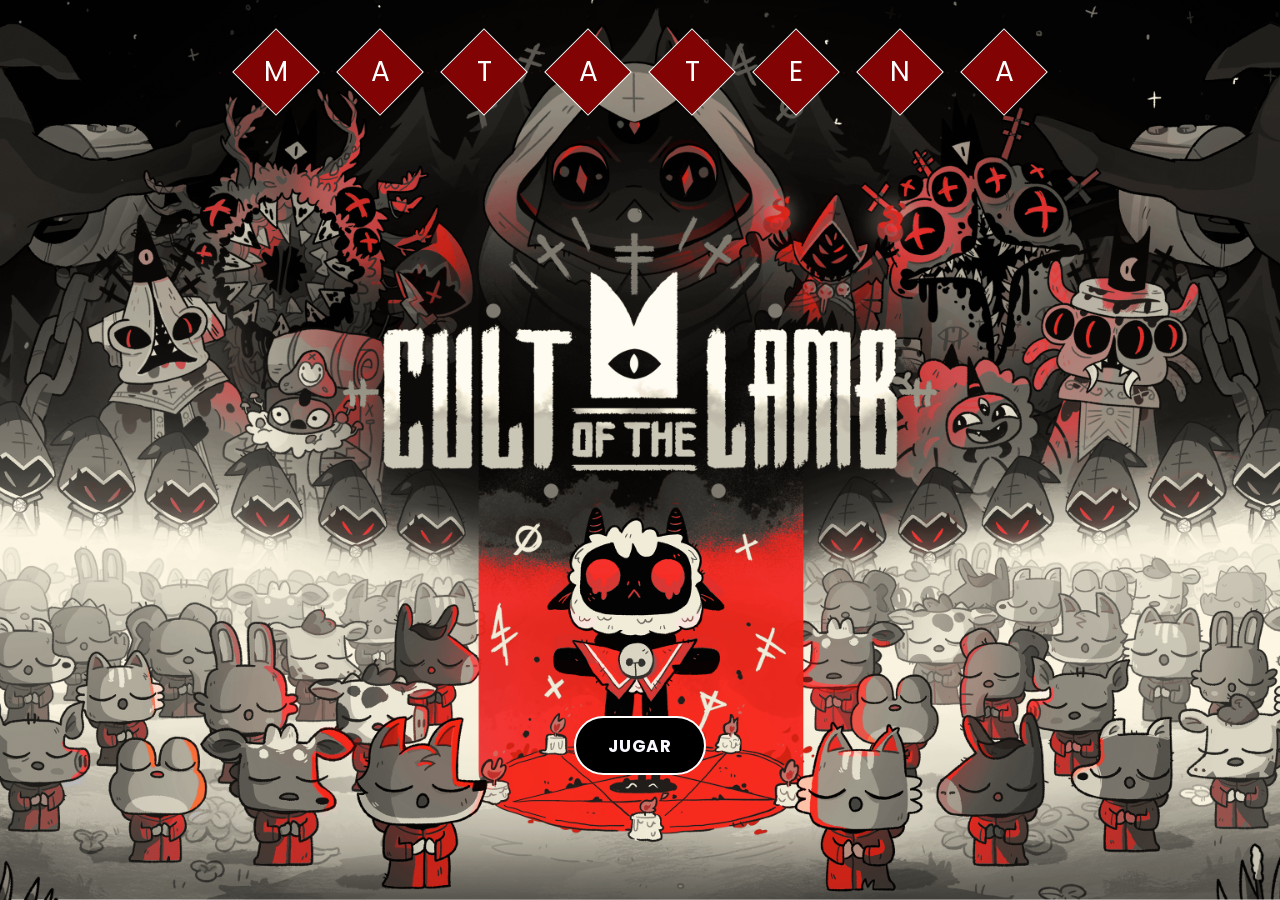
<file: index.html>
<!DOCTYPE html>
<html lang="en">
<head>
  <meta charset="UTF-8">
  <meta http-equiv="refresh" content="0; url=pages/index/index.html">
  <title>Matatena</title>
  <script>
    window.location.href = "pages/index/index.html";
  </script>
</head>
<body>
  <p>Redirecting to <a href="pages/index/index.html">Matatena</a>...</p>
</body>
</html>
</file>
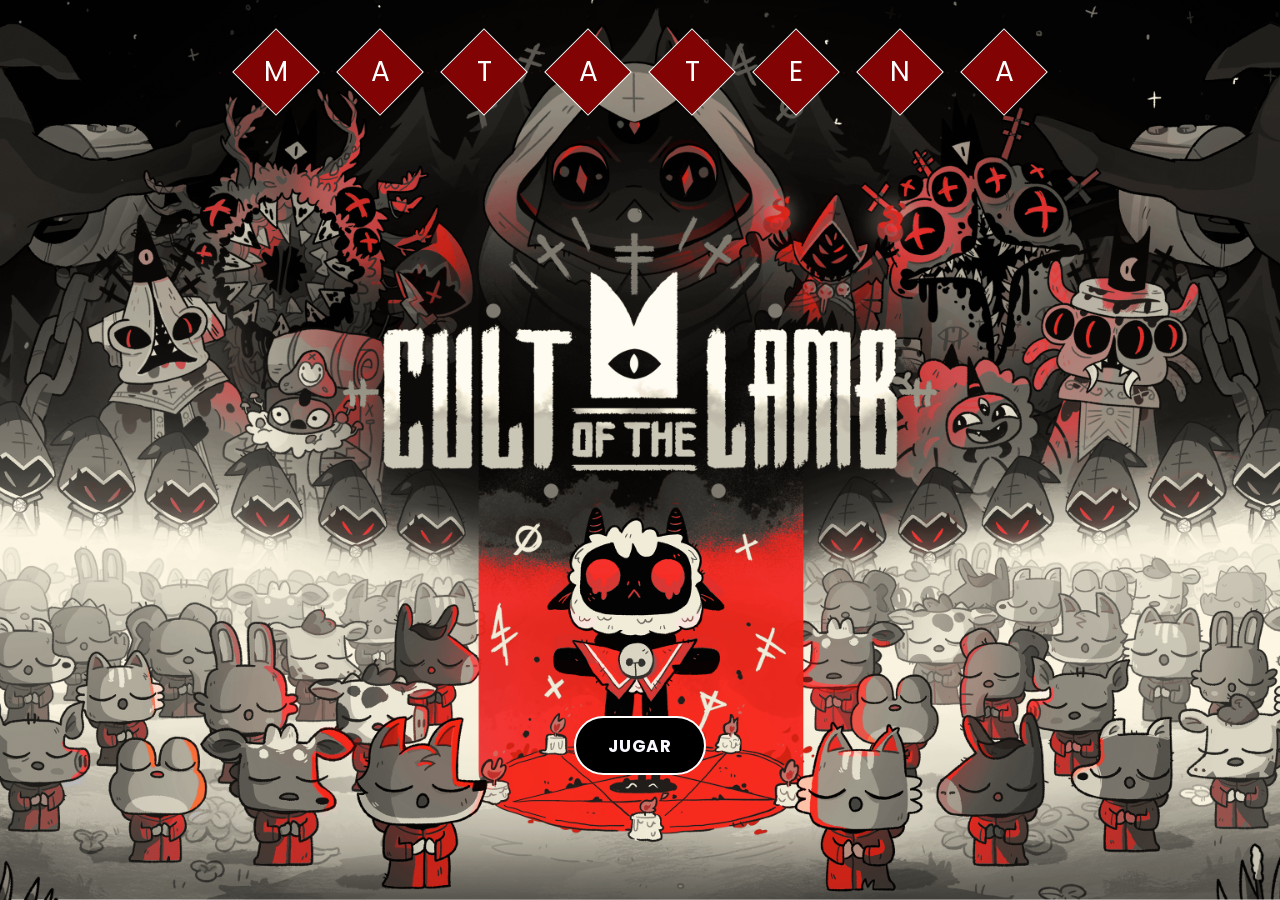
<file: pages/index/index.html>
<!DOCTYPE html>
<html lang="en">

<head>
  <meta charset="UTF-8">
  <meta name="viewport" content="width=device-width, initial-scale=1.0">
  <title>Matatena</title>
  <link rel="stylesheet" href="../../general.css">
  <link rel="stylesheet" href="index.css">
  <link rel="stylesheet" href="../../components/my-button.css">
</head>

<body class="index-body">
  <div class="letters-container">
    <!--==================== ZigZag Border Animation ====================-->
    <div class="zigzag__container">
      <div class="zigzag__item" style="--i: 0;"><span><b>M</b></span></div>
      <div class="zigzag__item" style="--i: 1;"><span><b>A</b></span></div>
      <div class="zigzag__item" style="--i: 2;"><span><b>T</b></span></div>
      <div class="zigzag__item" style="--i: 3;"><span><b>A</b></span></div>
      <div class="zigzag__item" style="--i: 4;"><span><b>T</b></span></div>
      <div class="zigzag__item" style="--i: 5;"><span><b>E</b></span></div>
      <div class="zigzag__item" style="--i: 6;"><span><b>N</b></span></div>
      <div class="zigzag__item" style="--i: 7;"><span><b>A</b></span></div>
    </div>

    <div class="zigzag__container">
      <div class="zigzag__item" style="--i: 0;"></div>
      <div class="zigzag__item" style="--i: 1;"></div>
      <div class="zigzag__item" style="--i: 2;"></div>
      <div class="zigzag__item" style="--i: 3;"></div>
      <div class="zigzag__item" style="--i: 4;"></div>
      <div class="zigzag__item" style="--i: 5;"></div>
      <div class="zigzag__item" style="--i: 6;"></div>
      <div class="zigzag__item" style="--i: 7;"></div>
    </div>
  </div>

  <div class="button-container">
    <button class="my-button">
      <a href="../game/game.html"><span>JUGAR</span></a>
    </button>
  </div>

</body>

</html>
</file>
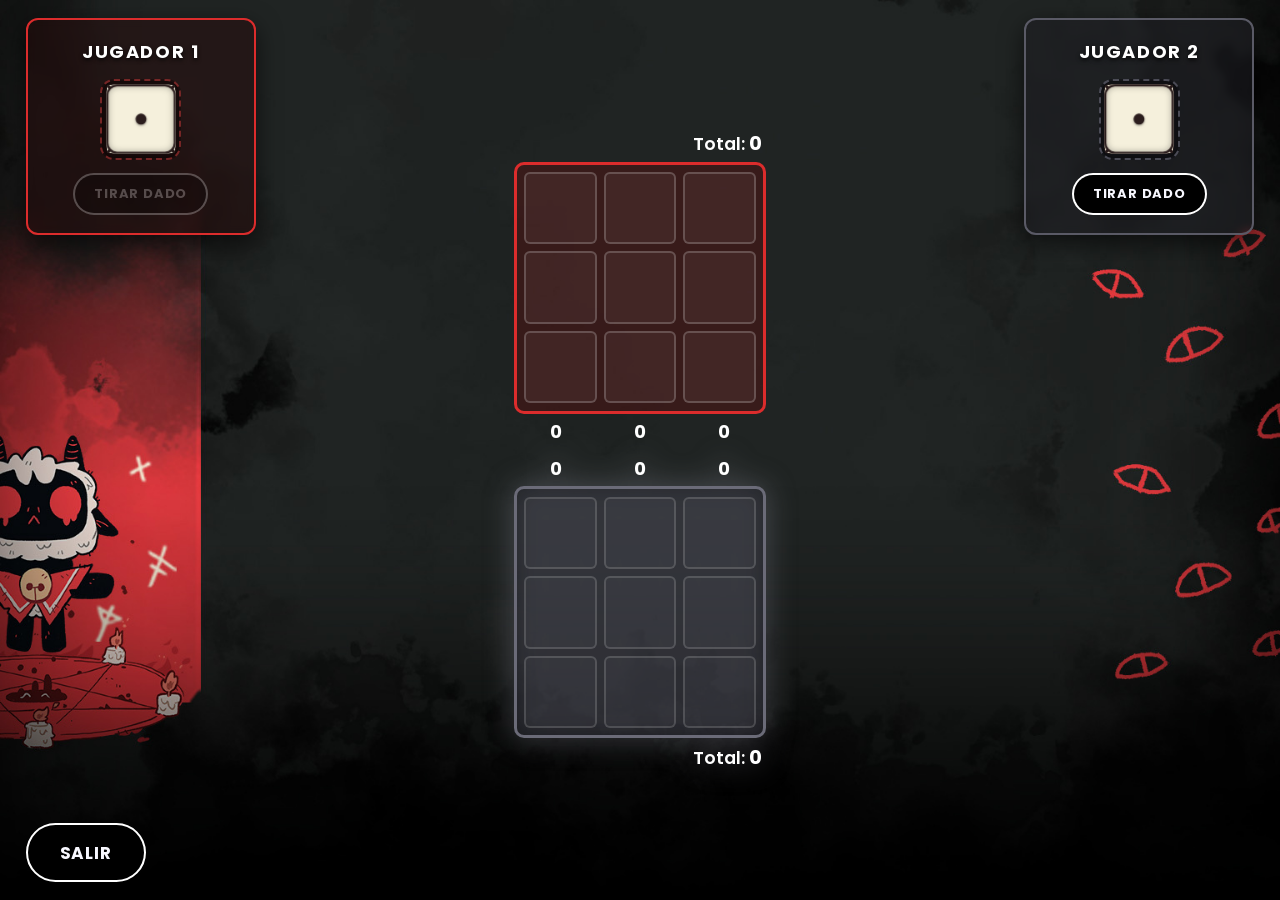
<file: pages/game/game.html>
<!DOCTYPE html>
<html lang="en">

<head>
  <meta charset="UTF-8">
  <meta name="viewport" content="width=device-width, initial-scale=1.0">
  <title>Matatena Game</title>
  <link rel="stylesheet" href="../../general.css">
  <link rel="stylesheet" href="game.css">
  <link rel="stylesheet" href="../../components/dice.css">
  <link rel="stylesheet" href="../../components/my-button.css">
</head>

<body class="game-body">

  <!-- Left Side Panel (Player 1 Controls & Card) -->
  <aside class="side-panel p1-side">
    <div class="player-card-box p1-card">
      <h2 class="player-title" id="p1-title">JUGADOR 1</h2>
      <div class="dice-box" id="p1-dice-box"></div>
      <button class="my-button roll-btn" id="p1-roll-btn" data-player="0">
        <span>TIRAR DADO</span>
      </button>
    </div>

    <!-- Exit Button at bottom left -->
    <div class="exit-button-container">
      <button class="my-button exit-btn">
        <a href="../index/index.html"><span>SALIR</span></a>
      </button>
    </div>
  </aside>

  <!-- Center Area (Player Boards & Game Over Banner) -->
  <main class="game-area">
    <!-- Player 1 Board (Top) -->
    <div class="player-board" data-player="0">
      <div class="player-header">
        <span class="total-score">Total: <strong id="p1-total-score">0</strong></span>
      </div>
      <div class="player-area">
        <!-- Row 0 -->
        <button class="dice-area" data-player="0" data-column="0" data-row="0"></button>
        <button class="dice-area" data-player="0" data-column="1" data-row="0"></button>
        <button class="dice-area" data-player="0" data-column="2" data-row="0"></button>
        <!-- Row 1 -->
        <button class="dice-area" data-player="0" data-column="0" data-row="1"></button>
        <button class="dice-area" data-player="0" data-column="1" data-row="1"></button>
        <button class="dice-area" data-player="0" data-column="2" data-row="1"></button>
        <!-- Row 2 -->
        <button class="dice-area" data-player="0" data-column="0" data-row="2"></button>
        <button class="dice-area" data-player="0" data-column="1" data-row="2"></button>
        <button class="dice-area" data-player="0" data-column="2" data-row="2"></button>
      </div>
      <div class="column-scores" id="p1-column-scores">
        <div class="score-val" id="p1-col0">0</div>
        <div class="score-val" id="p1-col1">0</div>
        <div class="score-val" id="p1-col2">0</div>
      </div>
    </div>

    <!-- Game Over Banner (Hidden during gameplay) -->
    <div class="game-over-banner" id="game-over-banner" style="display: none;">
      <h2 class="winner-text" id="winner-text">¡HA GANADO JUGADOR 1!</h2>
      <button class="my-button restart-btn" id="restart-btn">
        <span>JUGAR DE NUEVO</span>
      </button>
    </div>

    <!-- Player 2 Board (Bottom) -->
    <div class="player-board" data-player="1">
      <div class="column-scores" id="p2-column-scores">
        <div class="score-val" id="p2-col0">0</div>
        <div class="score-val" id="p2-col1">0</div>
        <div class="score-val" id="p2-col2">0</div>
      </div>
      <div class="player-area">
        <!-- Row 0 -->
        <button class="dice-area" data-player="1" data-column="0" data-row="0"></button>
        <button class="dice-area" data-player="1" data-column="1" data-row="0"></button>
        <button class="dice-area" data-player="1" data-column="2" data-row="0"></button>
        <!-- Row 1 -->
        <button class="dice-area" data-player="1" data-column="0" data-row="1"></button>
        <button class="dice-area" data-player="1" data-column="1" data-row="1"></button>
        <button class="dice-area" data-player="1" data-column="2" data-row="1"></button>
        <!-- Row 2 -->
        <button class="dice-area" data-player="1" data-column="0" data-row="2"></button>
        <button class="dice-area" data-player="1" data-column="1" data-row="2"></button>
        <button class="dice-area" data-player="1" data-column="2" data-row="2"></button>
      </div>
      <div class="player-header">
        <span class="total-score">Total: <strong id="p2-total-score">0</strong></span>
      </div>
    </div>
  </main>

  <!-- Right Side Panel (Player 2 Controls & Card) -->
  <aside class="side-panel p2-side">
    <div class="player-card-box p2-card">
      <h2 class="player-title" id="p2-title">JUGADOR 2</h2>
      <div class="dice-box" id="p2-dice-box"></div>
      <button class="my-button roll-btn" id="p2-roll-btn" data-player="1">
        <span>TIRAR DADO</span>
      </button>
    </div>
  </aside>

  <!-- JavaScript Modules -->
  <script src="../../js/classes/dice.js"></script>
  <script src="../../js/classes/player.js"></script>
  <script src="../../js/utils/rules.js"></script>
  <script src="../../js/utils/status.js"></script>
  <script src="../../js/utils/3Ddice.js"></script>
  <script src="../../js/main.js"></script>
</body>

</html>
</file>
<file: general.css>
@import url("https://fonts.googleapis.com/css2?family=Poppins:wght@400;700&display=swap");

:root {
    --body-font: "Poppins", sans-serif;

    /* Responsive sizes for the matatena letters */
    --item-size: clamp(30px, 8vw, 80px);
    --gap-size: clamp(6px, 2vw, 24px);
    --inset-size: calc(var(--item-size) * 0.12);
    --font-size: calc(var(--item-size) * 0.35);

    --skin-color: #dc2c2c;
    --dark-black-color: #810303;
    --border-color: #ffffff;
    --white-color: #ffffff;
}

* {
    box-sizing: border-box;
}

body {
    margin: 0;
    padding: 0;
    width: 100vw;
    height: 100vh;
    overflow: hidden;
    font-family: var(--body-font);

    a {
        text-decoration: none;
        color: inherit;
    }
}
</file>
<file: pages/index/index.css>
.index-body {
  background-image: url("../../resources/initial-bg.png");
  background-size: cover;
  background-position: center;
  background-repeat: no-repeat;
  display: flex;
  justify-content: center;
  align-items: flex-start;

  .button-container {
    position: absolute;
    bottom: 5vh;
    left: 50%;
    transform: translateX(-50%);
    z-index: 1000;
  }
}


/* Letters container and items */
.letters-container {
  position: relative;
  width: 100%;
  display: flex;
  justify-content: center;
  align-items: flex-start;
  padding-top: 2rem;
}

.zigzag__container {
  position: absolute;
  display: flex;
  gap: var(--gap-size);
}

.zigzag__container:nth-child(1) {
  z-index: 2;
}

.zigzag__container:nth-child(2) {
  transform: rotate(180deg);
  z-index: 1;
}

.zigzag__item {
  display: block;
  height: var(--item-size);
  width: var(--item-size);
  position: relative;
  overflow: hidden;
  transform: rotate(315deg);
}

.zigzag__item::before {
  content: "";
  position: absolute;
  width: 100%;
  height: 2px;
  background: linear-gradient(90deg, transparent, var(--skin-color));
  transform: translateX(-100%);
  animation: animateBefore 4s linear infinite;
  animation-delay: calc(1s * var(--i));
}

@keyframes animateBefore {
  0% {
    transform: translateX(-100%);
  }

  25%,
  100% {
    transform: translateX(100%);
  }
}

.zigzag__item::after {
  content: "";
  position: absolute;
  right: 0;
  width: 2px;
  height: 100%;
  background: linear-gradient(180deg, transparent, var(--skin-color));
  transform: translateY(-100%);
  animation: animateAfter 4s linear infinite;
  animation-delay: calc(1s * var(--i));
}

@keyframes animateAfter {

  0%,
  12.5% {
    transform: translateY(-100%);
  }

  37.5%,
  100% {
    transform: translateY(100%);
  }
}

.zigzag__item span {
  position: absolute;
  cursor: pointer;
  inset: var(--inset-size);
  display: flex;
  justify-content: center;
  align-items: center;
  background-color: var(--dark-black-color);
  outline: 1px solid var(--border-color);
  transition: 0.3s linear;
}

.zigzag__container:nth-child(1) .zigzag__item span:hover {
  outline-offset: -5px;
}

.zigzag__item span b {
  font-weight: normal;
  font-size: var(--font-size);
  transform: rotate(45deg);
  color: var(--white-color);
}
</file>
<file: components/my-button.css>
/* From Uiverse.io by BHARGAVPATEL1244 */
.my-button {
    outline: none;
    cursor: pointer;
    border: none;
    padding: 0.9rem 2rem;
    margin: 0;
    font-family: inherit;
    font-size: 17px;
    letter-spacing: 0.05rem;
    font-weight: 700;
    border-radius: 500px;
    overflow: hidden;
    background: #ffffff;
    color: ghostwhite;
    position: absolute;
    bottom: 5rem;
    left: 50%;
    transform: translateX(-50%);
    display: inline-block;
    border: 2px solid rgb(255, 255, 255);

    a {
        color: inherit;
        text-decoration: none;
        display: inline-block;
        width: 100%;
        height: 100%;
    }

    span {
        position: relative;
        z-index: 10;
        transition: color 0.4s;
    }

    &:hover span {
        color: black;
    }

    &::before,
    &::after {
        content: "";
        position: absolute;
        top: 0;
        left: 0;
        width: 100%;
        height: 100%;
        z-index: 0;
    }

    &::before {
        background: #000;
        width: 120%;
        left: -10%;
        transform: skew(30deg);
        transition: transform 0.4s cubic-bezier(0.3, 1, 0.8, 1);
    }

    &:hover::before {
        transform: translate3d(120%, 0, 0);
    }
}
</file>
<file: pages/game/game.css>
.game-body {
    background-image: url("../../resources/game-background.jpg");
    background-size: cover;
    background-position: center;
    background-repeat: no-repeat;
    display: flex;
    justify-content: space-between;
    align-items: center;
    min-height: 100vh;
    height: 100vh;
    font-family: var(--body-font);
    overflow: hidden;
    padding: 1.5vh 2vw;
    box-sizing: border-box;

    /* -------------------------------------------------------------
       SIDE PANELS (DESKTOP: JUGADOR 1 Left / JUGADOR 2 Right)
    ------------------------------------------------------------- */
    .side-panel {
        display: flex;
        flex-direction: column;
        justify-content: space-between;
        align-items: center;
        width: clamp(170px, 18vw, 240px);
        height: 100%;
        max-height: 96vh;
        z-index: 100;
        box-sizing: border-box;

        .player-card-box {
            width: 100%;
            border-radius: 12px;
            padding: clamp(0.8rem, 2vh, 1.3rem) clamp(0.6rem, 1vw, 1rem);
            display: flex;
            flex-direction: column;
            align-items: center;
            gap: clamp(0.4rem, 1.5vh, 0.9rem);
            box-sizing: border-box;
            backdrop-filter: blur(4px);
            box-shadow: 0 8px 24px rgba(0, 0, 0, 0.6);

            .player-title {
                color: var(--white-color);
                font-size: clamp(0.95rem, 2vh, 1.2rem);
                font-weight: 700;
                letter-spacing: 0.1rem;
                margin: 0;
                text-shadow: 0 2px 4px rgba(0, 0, 0, 0.8);
            }

            .dice-box {
                width: clamp(60px, 9vh, 90px);
                height: clamp(60px, 9vh, 90px);
                border-radius: 14px;
                display: flex;
                align-items: center;
                justify-content: center;
                box-shadow: inset 0 0 10px rgba(0, 0, 0, 0.6);
            }

            .my-button {
                position: relative;
                bottom: auto;
                left: auto;
                transform: none;
                padding: clamp(0.4rem, 1vh, 0.6rem) clamp(0.8rem, 1.5vw, 1.2rem);
                font-size: clamp(11px, 1.5vh, 13px);
                white-space: nowrap;

                &.disabled,
                &:disabled {
                    opacity: 0.25;
                    cursor: not-allowed;
                    pointer-events: none;
                    filter: grayscale(100%);
                }
            }
        }

        /* Player 1 Side Panel (Red Cult Theme) */
        &.p1-side {
            .player-card-box {
                background-color: rgba(40, 10, 10, 0.45);
                border: 2px solid var(--skin-color);

                .dice-box {
                    background: rgba(20, 5, 5, 0.4);
                    border: 2px dashed rgba(255, 77, 77, 0.4);
                }
            }
        }

        /* Player 2 Side Panel (Dark / Greyish Theme) */
        &.p2-side {
            .player-card-box {
                background-color: rgba(30, 30, 35, 0.55);
                border: 2px solid #5a5a66;

                .dice-box {
                    background: rgba(15, 15, 20, 0.5);
                    border: 2px dashed rgba(160, 160, 180, 0.4);
                }
            }
        }

        .exit-button-container {
            width: 100%;
            display: flex;
            justify-content: flex-start;

            .my-button {
                position: relative;
                bottom: auto;
                left: auto;
                transform: none;
            }
        }
    }

    /* -------------------------------------------------------------
       CENTER GAME BOARDS AREA & GAME OVER BANNER
    ------------------------------------------------------------- */
    .game-area {
        display: flex;
        flex-direction: column;
        justify-content: center;
        align-items: center;
        gap: clamp(0.3rem, 1.2vh, 1rem);
        flex: 1;
        max-width: 500px;
        height: 100%;
        max-height: 96vh;
        padding: 0;
        box-sizing: border-box;

        .game-over-banner {
            display: flex;
            flex-direction: column;
            align-items: center;
            justify-content: center;
            gap: 0.8rem;
            padding: 0;
            background: transparent;
            border: none;
            box-shadow: none;
            backdrop-filter: none;
            animation: popIn 0.3s cubic-bezier(0.175, 0.885, 0.32, 1.275) forwards;
            z-index: 200;

            .winner-text {
                color: var(--white-color);
                font-size: clamp(1.1rem, 2.5vh, 1.5rem);
                font-weight: 800;
                text-shadow: 0 2px 10px rgba(0, 0, 0, 0.9);
                letter-spacing: 0.05rem;
                margin: 0;
                text-align: center;
            }

            .my-button {
                position: relative;
                bottom: auto;
                left: auto;
                transform: none;
                padding: 0.6rem 1.4rem;
                font-size: 13px;
            }
        }

        .player-board {
            display: flex;
            flex-direction: column;
            align-items: center;
            gap: 0.25rem;
            transition: opacity 0.3s, transform 0.3s;

            &.active-turn {
                opacity: 1;
                filter: drop-shadow(0 0 14px rgba(255, 60, 60, 0.6));
            }

            .player-header {
                display: flex;
                justify-content: flex-end;
                width: 100%;
                align-items: center;
                color: var(--white-color);
                font-weight: 600;
                font-size: clamp(0.85rem, 1.8vh, 1rem);
                padding: 0 0.25rem;

                .total-score {
                    color: var(--white-color);
                    font-size: clamp(0.9rem, 2vh, 1.1rem);

                    strong {
                        font-size: clamp(1rem, 2.2vh, 1.25rem);
                        color: var(--white-color);
                    }
                }
            }

            .player-area {
                width: clamp(170px, min(26vw, 28vh), 330px);
                height: clamp(170px, min(26vw, 28vh), 330px);
                aspect-ratio: 1;
                border-radius: 10px;
                display: grid;
                grid-template-columns: repeat(3, 1fr);
                grid-template-rows: repeat(3, 1fr);
                gap: clamp(0.25rem, 0.8vh, 0.5rem);
                padding: clamp(0.25rem, 0.8vh, 0.5rem);
                box-sizing: border-box;

                .dice-area {
                    width: 100%;
                    height: 100%;
                    aspect-ratio: 1;
                    background-color: rgba(255, 255, 255, 0.05);
                    border: 2px solid rgba(255, 255, 255, 0.2);
                    border-radius: 6px;
                    box-sizing: border-box;
                    transition: background-color 0.2s, border-color 0.2s, transform 0.15s;
                    cursor: pointer;
                    display: flex;
                    justify-content: center;
                    align-items: center;
                    outline: none;

                    &:hover {
                        background-color: rgba(255, 255, 255, 0.15);
                        border-color: rgba(255, 255, 255, 0.7);
                    }

                    &.has-dice {
                        background-color: rgba(0, 0, 0, 0.15);
                    }
                }
            }

            /* Player 1 Board Style (Red Cult Theme) */
            &[data-player="0"] {
                .player-area {
                    background-color: rgba(129, 3, 3, 0.25);
                    border: 3px solid var(--skin-color);
                }
            }

            /* Player 2 Board Style (Dark Greyish Theme) */
            &[data-player="1"] {
                &.active-turn {
                    filter: drop-shadow(0 0 14px rgba(180, 180, 200, 0.5));
                }

                .player-area {
                    background-color: rgba(35, 35, 42, 0.45);
                    border: 3px solid #6b6b78;

                    .dice-area {
                        background-color: rgba(255, 255, 255, 0.03);
                        border-color: rgba(255, 255, 255, 0.15);

                        &:hover {
                            background-color: rgba(255, 255, 255, 0.1);
                            border-color: rgba(255, 255, 255, 0.5);
                        }
                    }
                }
            }

            .column-scores {
                display: flex;
                flex-direction: row;
                justify-content: space-around;
                width: 100%;
                padding: 0;
                color: var(--white-color);
                font-weight: 700;
                font-size: clamp(0.95rem, 2vh, 1.15rem);
                box-sizing: border-box;

                .score-val {
                    width: 33.33%;
                    text-align: center;
                }
            }
        }
    }
}

/* -------------------------------------------------------------
   MOBILE LAYOUT RESPONSIVENESS (Max Width 768px)
------------------------------------------------------------- */
@media (max-width: 768px) {
    .game-body {
        display: grid;
        grid-template-columns: 1fr 1fr;
        grid-template-rows: auto auto auto;
        grid-template-areas:
            "p1card p2card"
            "gameboard gameboard"
            "exitbtn exitbtn";
        gap: 0.5rem;
        padding: 0.5rem 0.5rem 1.5rem 0.5rem;
        height: auto;
        min-height: 100vh;
        overflow-y: auto;
        overflow-x: hidden;
        justify-items: center;
        align-items: start;

        .side-panel {
            display: contents;

            .player-card-box {
                padding: 0.45rem 0.35rem;
                gap: 0.3rem;

                &.p1-card {
                    grid-area: p1card;
                    width: 100%;
                    max-width: 210px;
                }

                &.p2-card {
                    grid-area: p2card;
                    width: 100%;
                    max-width: 210px;
                }

                .player-title {
                    font-size: clamp(0.75rem, 3.5vw, 0.9rem);
                    letter-spacing: 0.05rem;
                }

                .dice-box {
                    width: 48px;
                    height: 48px;
                    border-radius: 10px;

                    .cube-container {
                        transform: scale(0.7);
                        transform-origin: center center;
                    }
                }

                .my-button {
                    padding: 0.3rem 0.6rem;
                    font-size: 11px;
                    letter-spacing: 0.02rem;
                }
            }

            .exit-button-container {
                grid-area: exitbtn;
                width: 100%;
                display: flex;
                justify-content: center;
                margin-top: 0.2rem;

                .my-button {
                    position: relative;
                    bottom: auto;
                    left: auto;
                    transform: none;
                    padding: 0.35rem 1.2rem;
                    font-size: 11px;
                }
            }
        }

        .game-area {
            grid-area: gameboard;
            width: 100%;
            max-width: 440px;
            height: auto;
            max-height: none;
            gap: 0.35rem;
            flex: none;

            .player-board {
                gap: 0.2rem;
                width: 100%;
                justify-content: center;
                align-items: center;

                .player-header {
                    justify-content: center;
                    padding: 0 0.5rem;

                    .total-score {
                        font-size: 0.85rem;

                        strong {
                            font-size: 1rem;
                        }
                    }
                }

                .player-area {
                    width: min(65vw, 210px);
                    height: min(65vw, 210px);
                    padding: 0.3rem;
                    gap: 0.3rem;
                    border-radius: 8px;
                    border-width: 2px;

                    .dice-area {
                        border-radius: 5px;
                        border-width: 1.5px;
                    }
                }

                .column-scores {
                    font-size: 0.85rem;
                    width: min(65vw, 210px);
                }
            }

            .game-over-banner {
                gap: 0.4rem;

                .winner-text {
                    font-size: 1.1rem;
                }

                .my-button {
                    padding: 0.35rem 0.9rem;
                    font-size: 11px;
                }
            }
        }
    }
}
</file>
<file: components/dice.css>
/* -------------------------------------------------------------
   3D CUBE STYLING & ROTATION
------------------------------------------------------------- */
.cube-container {
    width: 64px;
    height: 64px;
    perspective: 400px;
    display: flex;
    justify-content: center;
    align-items: center;

    .cube {
        width: 100%;
        height: 100%;
        position: relative;
        transform-style: preserve-3d;
        transition: transform 1s cubic-bezier(0.2, 0.8, 0.3, 1);

        .cube-face {
            position: absolute;
            width: 64px;
            height: 64px;
            background: #f5f0dc;
            border: 2px solid #2b1d1d;
            border-radius: 10px;
            box-sizing: border-box;
            display: flex;
            align-items: center;
            justify-content: center;
            box-shadow: inset 0 0 6px rgba(0, 0, 0, 0.3);

            &.face-1 {
                transform: translateZ(32px);
            }

            &.face-2 {
                transform: rotateY(180deg) translateZ(32px);
            }

            &.face-3 {
                transform: rotateY(90deg) translateZ(32px);
            }

            &.face-4 {
                transform: rotateY(-90deg) translateZ(32px);
            }

            &.face-5 {
                transform: rotateX(90deg) translateZ(32px);
            }

            &.face-6 {
                transform: rotateX(-90deg) translateZ(32px);
            }
        }
    }
}

/* PIPS GRID (DOTS) */
.pips-grid {
    width: 80%;
    height: 80%;
    display: grid;
    grid-template-columns: repeat(3, 1fr);
    grid-template-rows: repeat(3, 1fr);
    align-items: center;
    justify-items: center;

    .pip {
        width: 10px;
        height: 10px;
        background-color: #2b1d1d;
        border-radius: 50%;
        box-shadow: 0 1px 2px rgba(0, 0, 0, 0.4);
    }
}

/* Specific Pip Positions */
.pips-1 .pip-1 {
    grid-column: 2;
    grid-row: 2;
}

.pips-2 {
    .pip-1 {
        grid-column: 1;
        grid-row: 1;
    }

    .pip-2 {
        grid-column: 3;
        grid-row: 3;
    }
}

.pips-3 {
    .pip-1 {
        grid-column: 1;
        grid-row: 1;
    }

    .pip-2 {
        grid-column: 2;
        grid-row: 2;
    }

    .pip-3 {
        grid-column: 3;
        grid-row: 3;
    }
}

.pips-4 {
    .pip-1 {
        grid-column: 1;
        grid-row: 1;
    }

    .pip-2 {
        grid-column: 3;
        grid-row: 1;
    }

    .pip-3 {
        grid-column: 1;
        grid-row: 3;
    }

    .pip-4 {
        grid-column: 3;
        grid-row: 3;
    }
}

.pips-5 {
    .pip-1 {
        grid-column: 1;
        grid-row: 1;
    }

    .pip-2 {
        grid-column: 3;
        grid-row: 1;
    }

    .pip-3 {
        grid-column: 2;
        grid-row: 2;
    }

    .pip-4 {
        grid-column: 1;
        grid-row: 3;
    }

    .pip-5 {
        grid-column: 3;
        grid-row: 3;
    }
}

.pips-6 {
    .pip-1 {
        grid-column: 1;
        grid-row: 1;
    }

    .pip-2 {
        grid-column: 1;
        grid-row: 2;
    }

    .pip-3 {
        grid-column: 1;
        grid-row: 3;
    }

    .pip-4 {
        grid-column: 3;
        grid-row: 1;
    }

    .pip-5 {
        grid-column: 3;
        grid-row: 2;
    }

    .pip-6 {
        grid-column: 3;
        grid-row: 3;
    }
}

/* -------------------------------------------------------------
   BOARD DICE (Cult of the Lamb Style & Animations)
------------------------------------------------------------- */
@keyframes popIn {
    0% {
        transform: scale(0.2);
        opacity: 0;
    }

    70% {
        transform: scale(1.1);
        opacity: 1;
    }

    100% {
        transform: scale(1);
        opacity: 1;
    }
}

@keyframes shrinkOut {
    0% {
        transform: scale(1);
        opacity: 1;
    }

    100% {
        transform: scale(0);
        opacity: 0;
    }
}

.board-dice-face {
    width: 88%;
    aspect-ratio: 1;
    border-radius: 8px;
    display: flex;
    align-items: center;
    justify-content: center;
    box-shadow: inset 0 0 4px rgba(0, 0, 0, 0.4), 0 3px 6px rgba(0, 0, 0, 0.5);
    border: 2px solid #2b1d1d;
    transition: background 0.3s, transform 0.2s;
    box-sizing: border-box;

    &.pop-in {
        animation: popIn 0.25s cubic-bezier(0.175, 0.885, 0.32, 1.275) forwards;
    }

    &.shrinking {
        animation: shrinkOut 0.2s ease-in forwards !important;
    }
}

/* Single Dice (Ivory/Beige) */
.dice-area.match-single {
    .board-dice-face {
        background: #f5f0dc;

        .pip {
            background-color: #2b1d1d;
        }
    }
}

/* Double Match (Blue Highlight like Cult of the Lamb) */
.dice-area.match-double {
    .board-dice-face {
        background: #5c9bcf;
        border-color: #1d4d75;

        .pip {
            background-color: #0d2336;
        }
    }
}

/* Triple Match (Gold/Yellow Highlight like Cult of the Lamb) */
.dice-area.match-triple {
    .board-dice-face {
        background: #e6be48;
        border-color: #7a5c10;

        .pip {
            background-color: #3b2b00;
        }
    }
}
</file>
